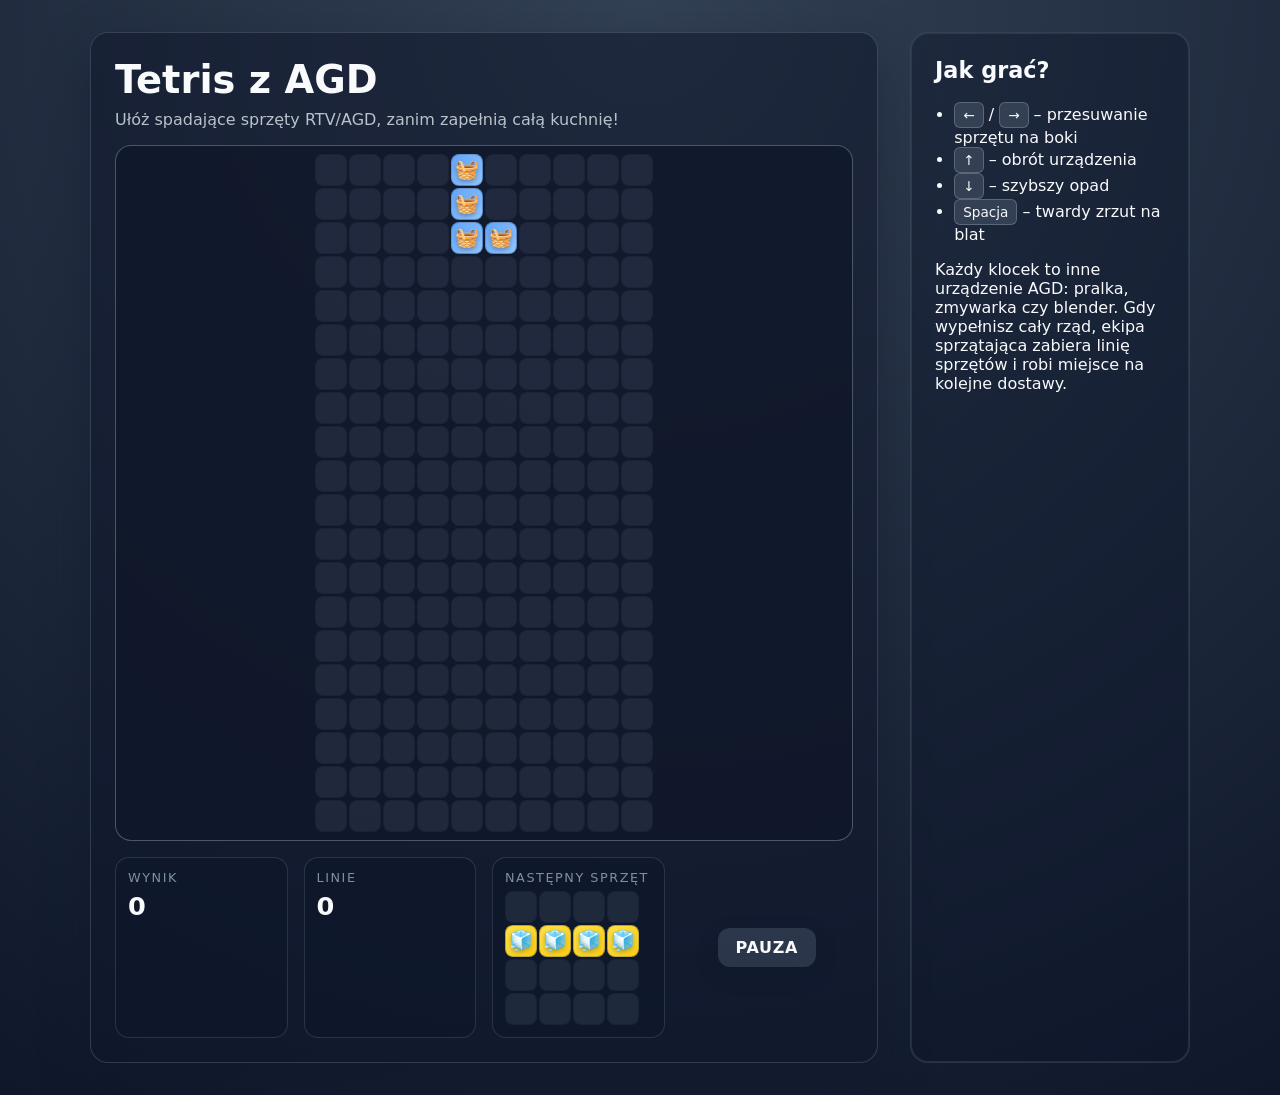
<file: index.html>
<!DOCTYPE html>
<html lang="pl">
  <head>
    <meta charset="UTF-8" />
    <meta name="viewport" content="width=device-width, initial-scale=1.0" />
    <title>Tetris AGD</title>
    <link rel="stylesheet" href="style.css" />
  </head>
  <body>
    <main class="layout">
      <section class="game">
        <header class="game__header">
          <h1>Tetris z AGD</h1>
          <p>Ułóż spadające sprzęty RTV/AGD, zanim zapełnią całą kuchnię!</p>
        </header>
        <div class="game__board" id="board" aria-label="Plansza gry Tetris"></div>
        <footer class="game__footer" aria-live="polite">
          <div class="stat">
            <span class="stat__label">Wynik</span>
            <span class="stat__value" id="score">0</span>
          </div>
          <div class="stat">
            <span class="stat__label">Linie</span>
            <span class="stat__value" id="lines">0</span>
          </div>
          <div class="stat">
            <span class="stat__label">Następny sprzęt</span>
            <div class="preview" id="preview" aria-label="Podgląd następnego klocka"></div>
          </div>
          <div class="actions">
            <button type="button" class="btn" id="pauseButton" disabled>Pauza</button>
          </div>
        </footer>
      </section>
      <aside class="panel">
        <h2>Jak grać?</h2>
        <ul>
          <li><kbd>←</kbd> / <kbd>→</kbd> – przesuwanie sprzętu na boki</li>
          <li><kbd>↑</kbd> – obrót urządzenia</li>
          <li><kbd>↓</kbd> – szybszy opad</li>
          <li><kbd>Spacja</kbd> – twardy zrzut na blat</li>
        </ul>
        <p>
          Każdy klocek to inne urządzenie AGD: pralka, zmywarka czy blender. Gdy
          wypełnisz cały rząd, ekipa sprzątająca zabiera linię sprzętów i robi
          miejsce na kolejne dostawy.
        </p>
      </aside>
    </main>
    <section
      class="overlay"
      id="overlay"
      role="dialog"
      aria-modal="true"
      aria-label="Komunikat gry"
      aria-describedby="overlayMessage"
      hidden
    >
      <div class="overlay__content" tabindex="-1">
        <p id="overlayMessage"></p>
      </div>
    </section>
    <script src="script.js" type="module"></script>
  </body>
</html>
</file>
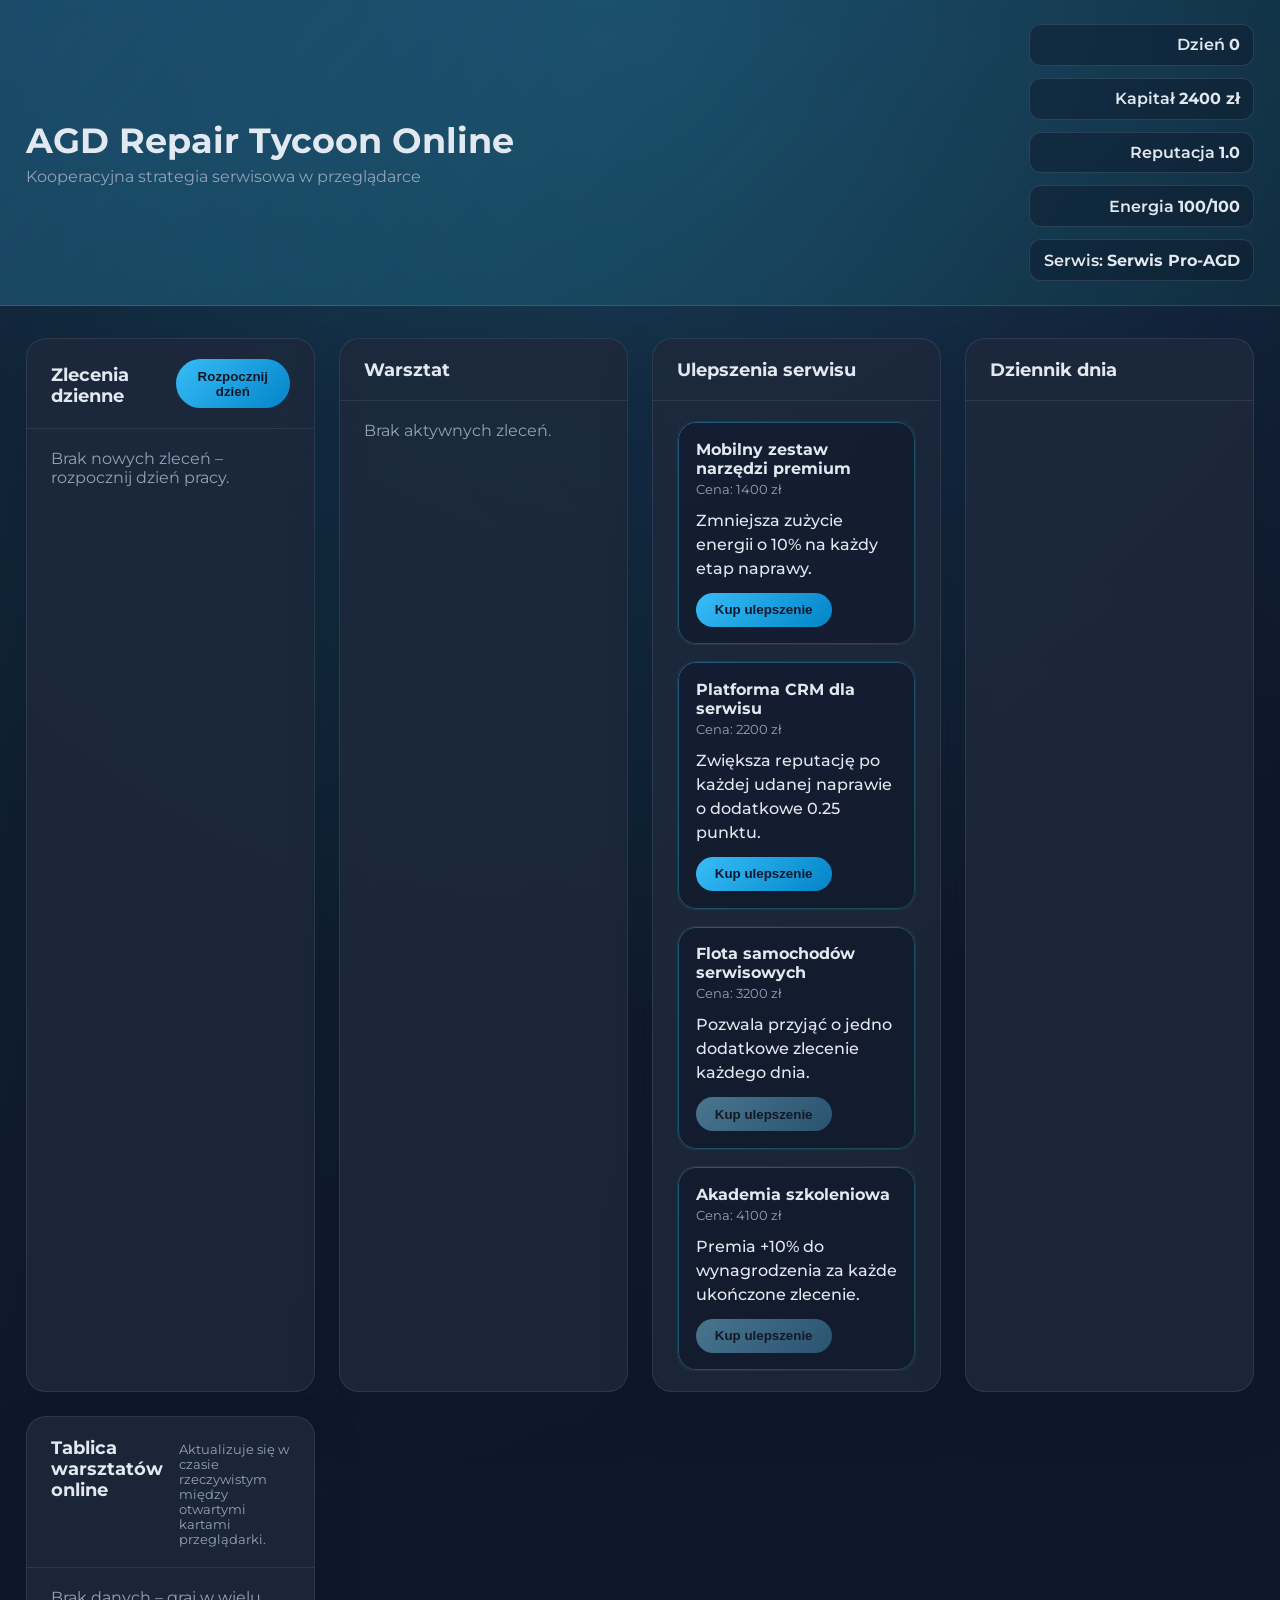
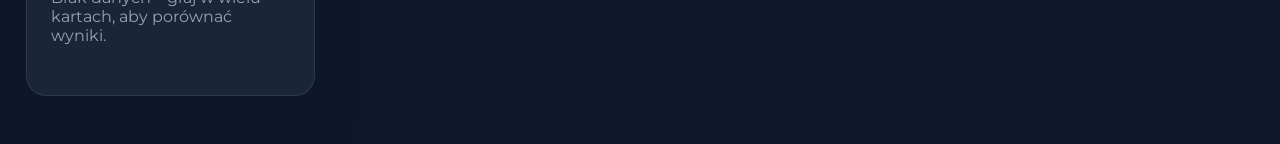
<file: web/index.html>
<!DOCTYPE html>
<html lang="pl">
<head>
    <meta charset="UTF-8">
    <meta name="viewport" content="width=device-width, initial-scale=1.0">
    <title>AGD Repair Tycoon Online</title>
    <link rel="stylesheet" href="styles.css">
    <link rel="preconnect" href="https://fonts.googleapis.com">
    <link rel="preconnect" href="https://fonts.gstatic.com" crossorigin>
    <link href="https://fonts.googleapis.com/css2?family=Montserrat:wght@400;600;700&display=swap" rel="stylesheet">
</head>
<body>
    <header class="top-bar">
        <div class="branding">
            <h1>AGD Repair Tycoon Online</h1>
            <p class="tagline">Kooperacyjna strategia serwisowa w przeglądarce</p>
        </div>
        <div class="player-summary" id="player-summary">
            <!-- dynamic -->
        </div>
    </header>

    <main>
        <section class="panel" id="job-board">
            <header>
                <h2>Zlecenia dzienne</h2>
                <button class="btn" id="new-day-btn" title="Rozpocznij nowy dzień napraw">Rozpocznij dzień</button>
            </header>
            <div class="panel-body jobs" id="jobs">
                <p class="placeholder">Kliknij „Rozpocznij dzień”, aby wylosować nowe zlecenia.</p>
            </div>
        </section>

        <section class="panel" id="active-jobs">
            <header>
                <h2>Warsztat</h2>
            </header>
            <div class="panel-body" id="active-jobs-list">
                <p class="placeholder">Brak aktywnych zleceń.</p>
            </div>
        </section>

        <section class="panel" id="upgrades">
            <header>
                <h2>Ulepszenia serwisu</h2>
            </header>
            <div class="panel-body" id="upgrades-list">
                <!-- dynamic -->
            </div>
        </section>

        <section class="panel" id="events">
            <header>
                <h2>Dziennik dnia</h2>
            </header>
            <div class="panel-body log" id="event-log"></div>
        </section>

        <section class="panel" id="leaderboard">
            <header>
                <h2>Tablica warsztatów online</h2>
                <p class="panel-subtitle">Aktualizuje się w czasie rzeczywistym między otwartymi kartami przeglądarki.</p>
            </header>
            <div class="panel-body" id="leaderboard-list">
                <p class="placeholder">Brak danych – rozpocznij grę, aby pojawić się na liście.</p>
            </div>
        </section>
    </main>

    <div class="modal" id="job-modal" hidden>
        <div class="modal-content">
            <header>
                <h3 id="job-modal-title"></h3>
                <button class="modal-close" id="job-modal-close" aria-label="Zamknij">×</button>
            </header>
            <div class="modal-body" id="job-modal-body"></div>
            <footer>
                <button class="btn" id="job-modal-action">Wykonaj etap</button>
            </footer>
        </div>
    </div>

    <template id="job-card-template">
        <article class="job-card">
            <header>
                <h3 class="job-title"></h3>
                <p class="job-meta"></p>
            </header>
            <p class="job-description"></p>
            <footer>
                <button class="btn job-action"></button>
            </footer>
        </article>
    </template>

    <template id="upgrade-card-template">
        <article class="upgrade-card">
            <header>
                <h3 class="upgrade-title"></h3>
                <p class="upgrade-meta"></p>
            </header>
            <p class="upgrade-description"></p>
            <footer>
                <button class="btn upgrade-action"></button>
            </footer>
        </article>
    </template>

    <script src="game.js" type="module"></script>
</body>
</html>
</file>
<file: style.css>
:root {
  color-scheme: light dark;
  font-family: "Fira Sans", "Segoe UI", system-ui, -apple-system, sans-serif;
  --bg: #0f172a;
  --panel: rgba(15, 23, 42, 0.7);
  --text: #f8fafc;
  --accent: #f97316;
  --grid-border: rgba(148, 163, 184, 0.45);
  --cell-size: min(3.2vw, 32px);
}

* {
  box-sizing: border-box;
}

body {
  margin: 0;
  min-height: 100vh;
  background: radial-gradient(circle at top, #334155, var(--bg));
  color: var(--text);
  display: flex;
  align-items: center;
  justify-content: center;
  padding: 32px 16px;
}

.layout {
  display: grid;
  grid-template-columns: minmax(0, 1fr) 280px;
  gap: 32px;
  width: min(1100px, 100%);
}

.game {
  background: rgba(15, 23, 42, 0.55);
  border: 1px solid rgba(148, 163, 184, 0.25);
  border-radius: 18px;
  padding: 24px;
  box-shadow: 0 20px 50px rgba(15, 23, 42, 0.45);
  display: flex;
  flex-direction: column;
  gap: 16px;
}

.game__header h1 {
  font-size: clamp(1.8rem, 4vw, 2.4rem);
  margin: 0 0 8px;
}

.game__header p {
  margin: 0;
  color: rgba(226, 232, 240, 0.8);
}

.game__board {
  display: grid;
  grid-template-columns: repeat(10, var(--cell-size));
  grid-template-rows: repeat(20, var(--cell-size));
  gap: 2px;
  padding: 8px;
  background: rgba(15, 23, 42, 0.8);
  border-radius: 16px;
  border: 1px solid var(--grid-border);
  justify-content: center;
}

.cell {
  width: var(--cell-size);
  height: var(--cell-size);
  border-radius: 8px;
  border: 1px solid rgba(15, 23, 42, 0.25);
  background: rgba(148, 163, 184, 0.12);
  display: grid;
  place-items: center;
  font-size: calc(var(--cell-size) * 0.6);
  line-height: 1;
}

.cell[data-filled="true"] {
  color: #0f172a;
  font-weight: 700;
  text-shadow: 0 2px 4px rgba(15, 23, 42, 0.3);
  animation: pop-in 150ms ease-out;
}

.cell[data-type="pralka"] {
  background: linear-gradient(135deg, #60a5fa, #93c5fd);
}

.cell[data-type="zmywarka"] {
  background: linear-gradient(135deg, #4ade80, #bbf7d0);
}

.cell[data-type="lodowka"] {
  background: linear-gradient(135deg, #fde047, #facc15);
}

.cell[data-type="odkurzacz"] {
  background: linear-gradient(135deg, #f97316, #fdba74);
}

.cell[data-type="toster"] {
  background: linear-gradient(135deg, #fb7185, #fda4af);
}

.cell[data-type="mikrofalowka"] {
  background: linear-gradient(135deg, #a855f7, #d8b4fe);
}

.cell[data-type="ekspres"] {
  background: linear-gradient(135deg, #facc15, #f97316);
}

.game__footer {
  display: grid;
  grid-template-columns: repeat(auto-fit, minmax(140px, 1fr));
  gap: 16px;
  align-items: stretch;
}

.stat {
  background: rgba(15, 23, 42, 0.65);
  border-radius: 14px;
  padding: 12px;
  display: flex;
  flex-direction: column;
  gap: 6px;
  border: 1px solid rgba(148, 163, 184, 0.2);
}

.stat__label {
  font-size: 0.8rem;
  text-transform: uppercase;
  letter-spacing: 0.12em;
  color: rgba(148, 163, 184, 0.85);
}

.stat__value {
  font-size: 1.6rem;
  font-weight: 700;
}

.actions {
  display: flex;
  align-items: center;
  justify-content: center;
}

.btn {
  appearance: none;
  border: none;
  border-radius: 12px;
  background: rgba(148, 163, 184, 0.2);
  color: var(--text);
  font: inherit;
  padding: 10px 18px;
  font-weight: 600;
  letter-spacing: 0.04em;
  text-transform: uppercase;
  cursor: pointer;
  transition: transform 180ms ease, background 180ms ease, box-shadow 180ms ease;
  box-shadow: 0 8px 20px rgba(15, 23, 42, 0.25);
}

.btn:disabled {
  cursor: not-allowed;
  opacity: 0.6;
  box-shadow: none;
}

.btn:hover:not(:disabled),
.btn:focus-visible:not(:disabled) {
  transform: translateY(-2px);
  background: rgba(148, 163, 184, 0.35);
  box-shadow: 0 14px 28px rgba(15, 23, 42, 0.3);
}

.btn:focus-visible {
  outline: 2px solid rgba(248, 250, 252, 0.85);
  outline-offset: 3px;
}

.btn:active:not(:disabled) {
  transform: translateY(0);
}

.btn--primary {
  background: linear-gradient(135deg, #f97316, #fb7185);
  color: #0f172a;
  box-shadow: 0 12px 30px rgba(249, 115, 22, 0.45);
}

.btn--primary:hover:not(:disabled),
.btn--primary:focus-visible:not(:disabled) {
  background: linear-gradient(135deg, #fb923c, #fda4af);
}

.overlay {
  position: fixed;
  inset: 0;
  display: grid;
  place-items: center;
  background: rgba(15, 23, 42, 0.75);
  backdrop-filter: blur(6px);
  z-index: 10;
  padding: 24px;
  cursor: pointer;
}

.overlay[hidden] {
  display: none !important;
}

.overlay__content {
  background: rgba(15, 23, 42, 0.85);
  border-radius: 24px;
  padding: 32px;
  max-width: min(420px, 90vw);
  text-align: center;
  display: grid;
  gap: 16px;
  border: 1px solid rgba(148, 163, 184, 0.35);
  box-shadow: 0 25px 60px rgba(15, 23, 42, 0.5);
  cursor: inherit;
}

.overlay__content h2 {
  margin: 0;
  font-size: clamp(1.6rem, 5vw, 2.2rem);
}

.overlay__content p {
  margin: 0;
  color: rgba(226, 232, 240, 0.86);
  line-height: 1.5;
}

.preview {
  display: grid;
  grid-template-columns: repeat(4, var(--cell-size));
  grid-template-rows: repeat(4, var(--cell-size));
  gap: 2px;
}

.panel {
  background: rgba(15, 23, 42, 0.45);
  border-radius: 18px;
  padding: 24px;
  border: 1px solid rgba(148, 163, 184, 0.2);
  box-shadow: inset 0 0 0 1px rgba(148, 163, 184, 0.15);
}

.panel h2 {
  margin-top: 0;
  font-size: 1.4rem;
}

.panel ul {
  padding-left: 1.2rem;
  margin-bottom: 1rem;
}

kbd {
  display: inline-block;
  padding: 4px 8px;
  border-radius: 6px;
  background: rgba(148, 163, 184, 0.2);
  border: 1px solid rgba(148, 163, 184, 0.4);
  font-family: inherit;
  font-size: 0.85em;
}

@media (max-width: 1024px) {
  .layout {
    grid-template-columns: 1fr;
  }

  .panel {
    order: -1;
  }

  .game__footer {
    grid-template-columns: repeat(auto-fit, minmax(120px, 1fr));
  }
}

@media (prefers-reduced-motion: reduce) {
  * {
    animation-duration: 0.001ms !important;
    animation-iteration-count: 1 !important;
    transition-duration: 0.001ms !important;
    scroll-behavior: auto !important;
  }
}

@keyframes pop-in {
  from {
    transform: scale(0.92);
    opacity: 0.6;
  }

  to {
    transform: scale(1);
    opacity: 1;
  }
}
</file>
<file: web/styles.css>
:root {
    --bg: #0f172a;
    --bg-panel: #1e293b;
    --bg-panel-light: rgba(30, 41, 59, 0.85);
    --accent: #38bdf8;
    --accent-strong: #0284c7;
    --text: #e2e8f0;
    --text-muted: #94a3b8;
    --success: #4ade80;
    --warning: #facc15;
    --danger: #f87171;
}

* {
    box-sizing: border-box;
}

body {
    margin: 0;
    min-height: 100vh;
    font-family: 'Montserrat', sans-serif;
    background: radial-gradient(circle at top, rgba(56, 189, 248, 0.2), transparent 55%),
        radial-gradient(circle at 20% 40%, rgba(15, 118, 110, 0.12), transparent 60%),
        var(--bg);
    color: var(--text);
    display: grid;
    grid-template-rows: auto 1fr;
}

main {
    display: grid;
    grid-template-columns: repeat(auto-fit, minmax(280px, 1fr));
    gap: 1.5rem;
    padding: 2rem clamp(1rem, 2vw, 3rem) 3rem;
}

.top-bar {
    display: flex;
    justify-content: space-between;
    align-items: center;
    padding: 1.5rem clamp(1rem, 2vw, 3rem);
    background: linear-gradient(135deg, rgba(56, 189, 248, 0.25), rgba(15, 118, 110, 0.15));
    backdrop-filter: blur(12px);
    border-bottom: 1px solid rgba(148, 163, 184, 0.2);
}

.branding h1 {
    margin: 0 0 .3rem;
    font-size: clamp(1.6rem, 3vw, 2.2rem);
}

.tagline {
    margin: 0;
    color: var(--text-muted);
    font-weight: 400;
}

.player-summary {
    display: grid;
    grid-template-columns: repeat(auto-fit, minmax(120px, 1fr));
    gap: .75rem;
    text-align: right;
}

.summary-pill {
    background: rgba(15, 23, 42, 0.45);
    border: 1px solid rgba(148, 163, 184, 0.2);
    border-radius: 12px;
    padding: .65rem .85rem;
    font-weight: 600;
}

.panel {
    background: var(--bg-panel-light);
    border-radius: 20px;
    border: 1px solid rgba(148, 163, 184, 0.15);
    display: flex;
    flex-direction: column;
    min-height: 280px;
    overflow: hidden;
    box-shadow: 0 25px 45px rgba(15, 23, 42, 0.35);
}

.panel > header {
    padding: 1.25rem 1.5rem;
    border-bottom: 1px solid rgba(148, 163, 184, 0.15);
    display: flex;
    align-items: baseline;
    justify-content: space-between;
    gap: 1rem;
}

.panel > header h2 {
    margin: 0;
    font-size: 1.1rem;
}

.panel-subtitle {
    margin: 0;
    font-size: .8rem;
    color: var(--text-muted);
    font-weight: 400;
}

.panel-body {
    padding: 1.25rem 1.5rem;
    flex: 1;
    display: grid;
    gap: 1rem;
    align-content: start;
}

.panel-body.log {
    max-height: 320px;
    overflow-y: auto;
}

.panel-body.jobs {
    grid-template-columns: repeat(auto-fit, minmax(220px, 1fr));
}

.placeholder {
    margin: 0;
    color: var(--text-muted);
}

.btn {
    appearance: none;
    background: linear-gradient(135deg, var(--accent), var(--accent-strong));
    color: #0f172a;
    font-weight: 700;
    padding: .6rem 1.2rem;
    border: none;
    border-radius: 999px;
    cursor: pointer;
    transition: transform .15s ease, box-shadow .15s ease, filter .15s ease;
}

.btn:hover {
    transform: translateY(-1px);
    box-shadow: 0 12px 20px rgba(56, 189, 248, 0.35);
}

.btn:disabled {
    cursor: not-allowed;
    filter: grayscale(50%);
    opacity: .6;
    box-shadow: none;
}

.job-card,
.upgrade-card {
    background: rgba(15, 23, 42, 0.6);
    border-radius: 18px;
    padding: 1.1rem;
    display: grid;
    gap: .75rem;
    border: 1px solid rgba(148, 163, 184, 0.16);
    position: relative;
}

.job-card::before,
.upgrade-card::before {
    content: "";
    position: absolute;
    inset: 0;
    border-radius: inherit;
    padding: 1px;
    background: linear-gradient(135deg, rgba(56, 189, 248, 0.4), rgba(20, 184, 166, 0.3));
    mask: linear-gradient(#fff 0 0) content-box, linear-gradient(#fff 0 0);
    mask-composite: exclude;
    pointer-events: none;
}

.job-card header,
.upgrade-card header {
    display: grid;
    gap: .25rem;
}

.job-title,
.upgrade-title {
    margin: 0;
    font-size: 1rem;
}

.job-meta,
.upgrade-meta {
    margin: 0;
    color: var(--text-muted);
    font-size: .8rem;
}

.job-description,
.upgrade-description {
    margin: 0;
    font-weight: 500;
    line-height: 1.5;
}

.tag {
    display: inline-flex;
    align-items: center;
    gap: .35rem;
    padding: .35rem .55rem;
    border-radius: 999px;
    font-size: .75rem;
    font-weight: 600;
    background: rgba(148, 163, 184, 0.2);
    color: var(--text);
}

.tag svg {
    width: 14px;
    height: 14px;
}

.log-entry {
    margin: 0;
    padding: .75rem .9rem;
    border-radius: 12px;
    background: rgba(15, 23, 42, 0.6);
    border: 1px solid rgba(148, 163, 184, 0.15);
    font-size: .9rem;
    line-height: 1.4;
}

.log-entry.success { border-left: 4px solid var(--success); }
.log-entry.warning { border-left: 4px solid var(--warning); }
.log-entry.danger { border-left: 4px solid var(--danger); }

.leaderboard-item {
    display: flex;
    justify-content: space-between;
    align-items: baseline;
    padding: .75rem .9rem;
    border-radius: 12px;
    background: rgba(15, 23, 42, 0.6);
    border: 1px solid rgba(148, 163, 184, 0.15);
}

.leaderboard-item strong {
    font-size: 1rem;
}

.modal {
    position: fixed;
    inset: 0;
    background: rgba(15, 23, 42, 0.75);
    backdrop-filter: blur(6px);
    display: grid;
    place-items: center;
    padding: 2rem;
}

.modal[hidden] {
    display: none;
}

.modal-content {
    background: rgba(15, 23, 42, 0.92);
    border-radius: 22px;
    border: 1px solid rgba(148, 163, 184, 0.25);
    max-width: min(520px, 100%);
    width: 100%;
    display: grid;
    grid-template-rows: auto 1fr auto;
}

.modal-content header,
.modal-content footer {
    padding: 1.2rem 1.6rem;
    border-bottom: 1px solid rgba(148, 163, 184, 0.15);
}

.modal-content footer {
    border-bottom: none;
    border-top: 1px solid rgba(148, 163, 184, 0.15);
}

.modal-body {
    padding: 1.2rem 1.6rem;
    display: grid;
    gap: 1rem;
}

.modal-close {
    background: none;
    border: none;
    color: var(--text);
    font-size: 1.5rem;
    cursor: pointer;
    margin-left: auto;
}

.quiz-options {
    display: grid;
    gap: .75rem;
}

.quiz-options button {
    border-radius: 12px;
    padding: .85rem 1rem;
    font-size: .95rem;
    border: 1px solid transparent;
    text-align: left;
    background: rgba(30, 64, 175, 0.3);
    color: var(--text);
    cursor: pointer;
    transition: transform .1s ease, border-color .15s ease;
}

.quiz-options button:hover {
    transform: translateY(-1px);
    border-color: var(--accent);
}

@media (max-width: 960px) {
    .player-summary {
        text-align: left;
    }

    .top-bar {
        flex-direction: column;
        align-items: flex-start;
        gap: 1rem;
    }
}

@media (max-width: 720px) {
    main {
        grid-template-columns: 1fr;
    }
}
</file>
